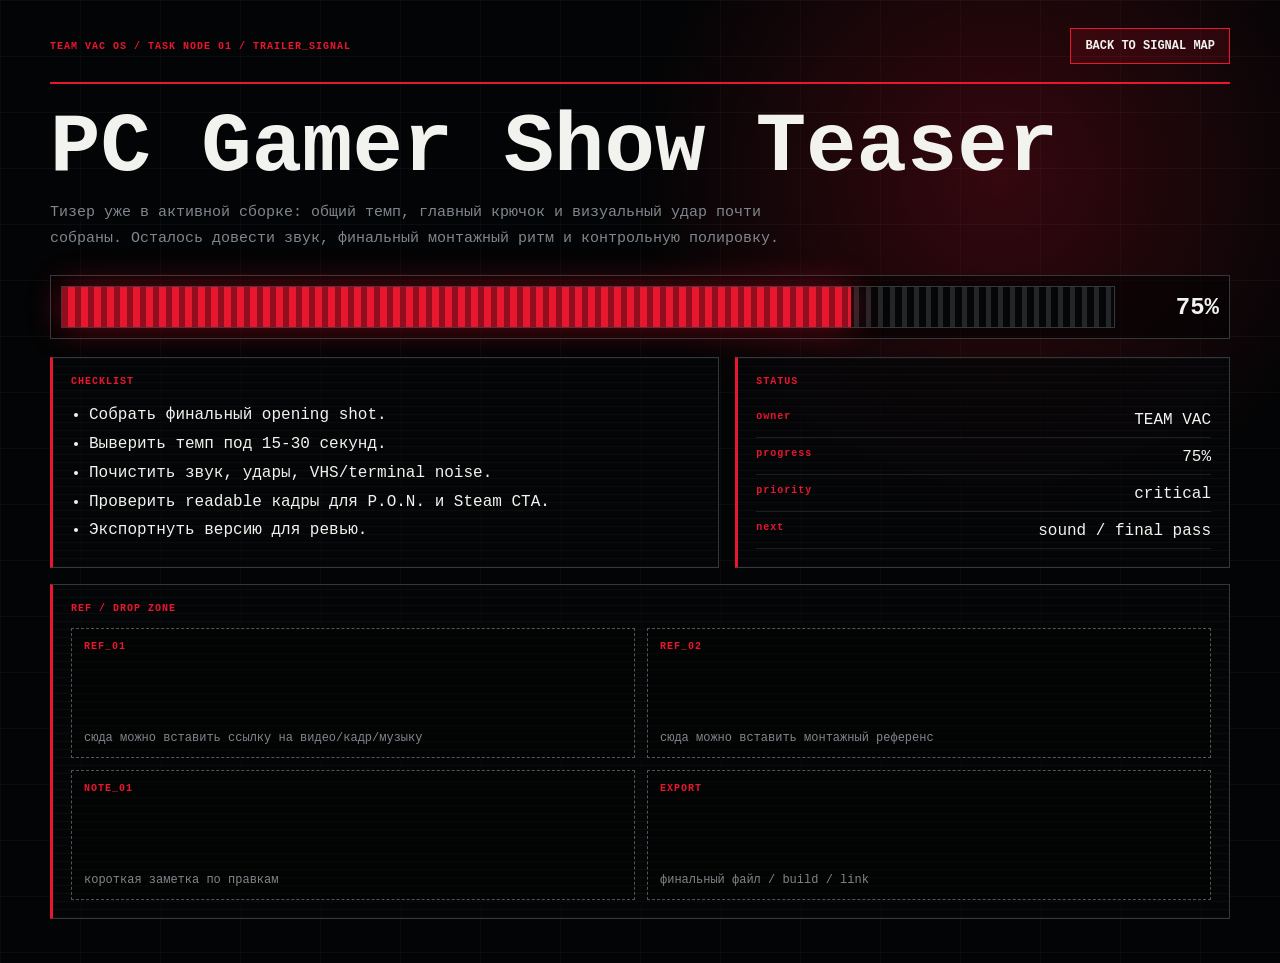
<file: tasks/pc-gamer-show.html>
<!doctype html>
<html lang="ru">
  <head>
    <meta charset="utf-8" />
    <meta name="viewport" content="width=device-width, initial-scale=1" />
    <title>TEAM VAC TASK / PC Gamer Show Teaser</title>
    <link rel="icon" href="../vac_icon.ico" sizes="any" />
    <link rel="stylesheet" href="./task-page.css" />
  </head>
  <body>
    <main class="note-shell" style="--progress:75">
      <div class="note-top">
        <div class="note-eyebrow">TEAM VAC OS / TASK NODE 01 / TRAILER_SIGNAL</div>
        <a class="note-back" href="../index.html">BACK TO SIGNAL MAP</a>
      </div>

      <h1 class="note-title">PC Gamer Show Teaser</h1>
      <p class="note-lead">Тизер уже в активной сборке: общий темп, главный крючок и визуальный удар почти собраны. Осталось довести звук, финальный монтажный ритм и контрольную полировку.</p>

      <section class="note-progress">
        <div class="note-progress-bar"><i></i></div>
        <strong>75%</strong>
      </section>

      <section class="note-grid">
        <article class="note-panel">
          <h2>CHECKLIST</h2>
          <ul>
            <li>Собрать финальный opening shot.</li>
            <li>Выверить темп под 15-30 секунд.</li>
            <li>Почистить звук, удары, VHS/terminal noise.</li>
            <li>Проверить readable кадры для P.O.N. и Steam CTA.</li>
            <li>Экспортнуть версию для ревью.</li>
          </ul>
        </article>

        <aside class="note-panel note-kv">
          <h2>STATUS</h2>
          <div><b>owner</b><span>TEAM VAC</span></div>
          <div><b>progress</b><span>75%</span></div>
          <div><b>priority</b><span>critical</span></div>
          <div><b>next</b><span>sound / final pass</span></div>
        </aside>
      </section>

      <section class="note-panel" style="margin-top:16px">
        <h2>REF / DROP ZONE</h2>
        <div class="ref-grid">
          <div class="ref-slot"><span>REF_01</span><em>сюда можно вставить ссылку на видео/кадр/музыку</em></div>
          <div class="ref-slot"><span>REF_02</span><em>сюда можно вставить монтажный референс</em></div>
          <div class="ref-slot"><span>NOTE_01</span><em>короткая заметка по правкам</em></div>
          <div class="ref-slot"><span>EXPORT</span><em>финальный файл / build / link</em></div>
        </div>
      </section>
    </main>
  </body>
</html>
</file>
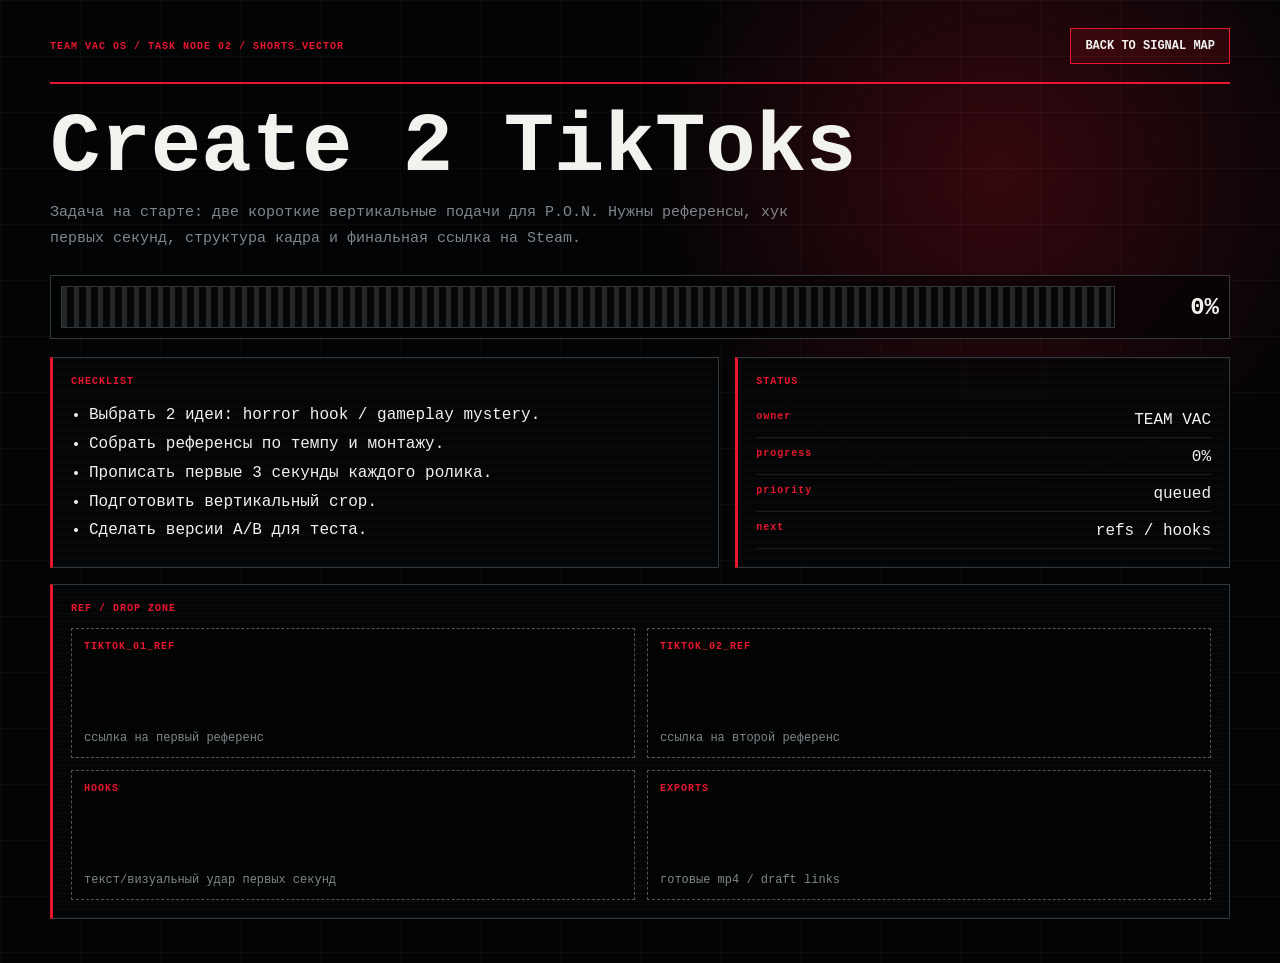
<file: tasks/tiktok-pipeline.html>
<!doctype html>
<html lang="ru">
  <head>
    <meta charset="utf-8" />
    <meta name="viewport" content="width=device-width, initial-scale=1" />
    <title>TEAM VAC TASK / TikTok Pipeline</title>
    <link rel="icon" href="../vac_icon.ico" sizes="any" />
    <link rel="stylesheet" href="./task-page.css" />
  </head>
  <body>
    <main class="note-shell" style="--progress:0">
      <div class="note-top">
        <div class="note-eyebrow">TEAM VAC OS / TASK NODE 02 / SHORTS_VECTOR</div>
        <a class="note-back" href="../index.html">BACK TO SIGNAL MAP</a>
      </div>

      <h1 class="note-title">Create 2 TikToks</h1>
      <p class="note-lead">Задача на старте: две короткие вертикальные подачи для P.O.N. Нужны референсы, хук первых секунд, структура кадра и финальная ссылка на Steam.</p>

      <section class="note-progress">
        <div class="note-progress-bar"><i></i></div>
        <strong>0%</strong>
      </section>

      <section class="note-grid">
        <article class="note-panel">
          <h2>CHECKLIST</h2>
          <ul>
            <li>Выбрать 2 идеи: horror hook / gameplay mystery.</li>
            <li>Собрать референсы по темпу и монтажу.</li>
            <li>Прописать первые 3 секунды каждого ролика.</li>
            <li>Подготовить вертикальный crop.</li>
            <li>Сделать версии A/B для теста.</li>
          </ul>
        </article>

        <aside class="note-panel note-kv">
          <h2>STATUS</h2>
          <div><b>owner</b><span>TEAM VAC</span></div>
          <div><b>progress</b><span>0%</span></div>
          <div><b>priority</b><span>queued</span></div>
          <div><b>next</b><span>refs / hooks</span></div>
        </aside>
      </section>

      <section class="note-panel" style="margin-top:16px">
        <h2>REF / DROP ZONE</h2>
        <div class="ref-grid">
          <div class="ref-slot"><span>TIKTOK_01_REF</span><em>ссылка на первый референс</em></div>
          <div class="ref-slot"><span>TIKTOK_02_REF</span><em>ссылка на второй референс</em></div>
          <div class="ref-slot"><span>HOOKS</span><em>текст/визуальный удар первых секунд</em></div>
          <div class="ref-slot"><span>EXPORTS</span><em>готовые mp4 / draft links</em></div>
        </div>
      </section>
    </main>
  </body>
</html>
</file>
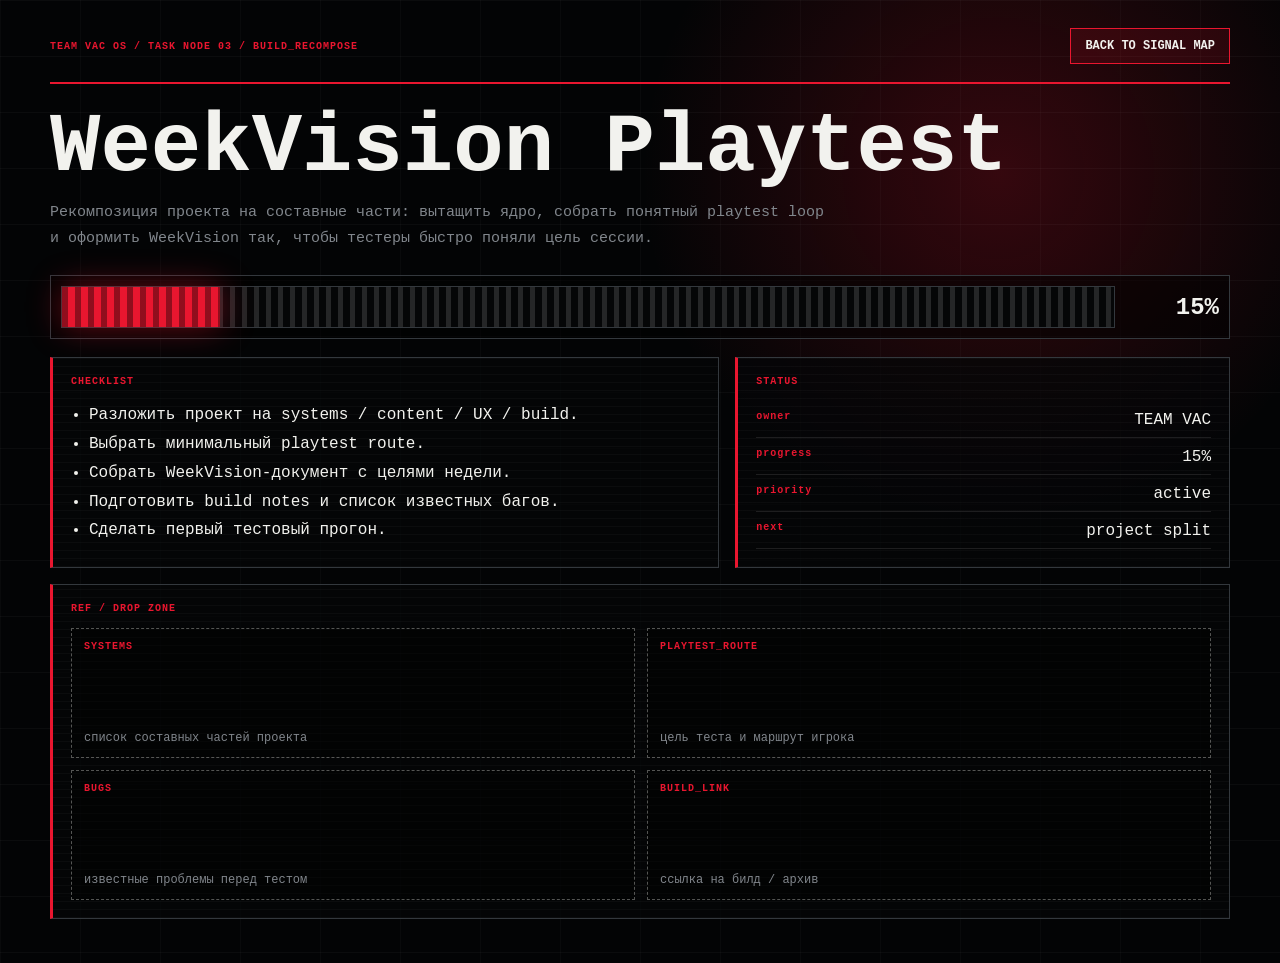
<file: tasks/weekvision-playtest.html>
<!doctype html>
<html lang="ru">
  <head>
    <meta charset="utf-8" />
    <meta name="viewport" content="width=device-width, initial-scale=1" />
    <title>TEAM VAC TASK / WeekVision Playtest</title>
    <link rel="icon" href="../vac_icon.ico" sizes="any" />
    <link rel="stylesheet" href="./task-page.css" />
  </head>
  <body>
    <main class="note-shell" style="--progress:15">
      <div class="note-top">
        <div class="note-eyebrow">TEAM VAC OS / TASK NODE 03 / BUILD_RECOMPOSE</div>
        <a class="note-back" href="../index.html">BACK TO SIGNAL MAP</a>
      </div>

      <h1 class="note-title">WeekVision Playtest</h1>
      <p class="note-lead">Рекомпозиция проекта на составные части: вытащить ядро, собрать понятный playtest loop и оформить WeekVision так, чтобы тестеры быстро поняли цель сессии.</p>

      <section class="note-progress">
        <div class="note-progress-bar"><i></i></div>
        <strong>15%</strong>
      </section>

      <section class="note-grid">
        <article class="note-panel">
          <h2>CHECKLIST</h2>
          <ul>
            <li>Разложить проект на systems / content / UX / build.</li>
            <li>Выбрать минимальный playtest route.</li>
            <li>Собрать WeekVision-документ с целями недели.</li>
            <li>Подготовить build notes и список известных багов.</li>
            <li>Сделать первый тестовый прогон.</li>
          </ul>
        </article>

        <aside class="note-panel note-kv">
          <h2>STATUS</h2>
          <div><b>owner</b><span>TEAM VAC</span></div>
          <div><b>progress</b><span>15%</span></div>
          <div><b>priority</b><span>active</span></div>
          <div><b>next</b><span>project split</span></div>
        </aside>
      </section>

      <section class="note-panel" style="margin-top:16px">
        <h2>REF / DROP ZONE</h2>
        <div class="ref-grid">
          <div class="ref-slot"><span>SYSTEMS</span><em>список составных частей проекта</em></div>
          <div class="ref-slot"><span>PLAYTEST_ROUTE</span><em>цель теста и маршрут игрока</em></div>
          <div class="ref-slot"><span>BUGS</span><em>известные проблемы перед тестом</em></div>
          <div class="ref-slot"><span>BUILD_LINK</span><em>ссылка на билд / архив</em></div>
        </div>
      </section>
    </main>
  </body>
</html>
</file>
<file: tasks/task-page.css>
:root {
  color-scheme: dark;
  --black: #030405;
  --panel: #090b0d;
  --white: #f2f2ee;
  --muted: #81868c;
  --red: #e9162f;
  --line: #33383d;
}

* {
  box-sizing: border-box;
}

html,
body {
  min-height: 100%;
  margin: 0;
  background: var(--black);
  color: var(--white);
  font-family: Consolas, "Courier New", monospace;
}

body {
  background:
    linear-gradient(rgba(255,255,255,.032) 1px, transparent 1px),
    linear-gradient(90deg, rgba(255,255,255,.024) 1px, transparent 1px),
    radial-gradient(circle at 78% 18%, rgba(233,22,47,.22), transparent 28%),
    #030405;
  background-size: 80px 56px, 80px 56px, auto, auto;
}

a {
  color: var(--white);
}

.note-shell {
  width: min(1180px, calc(100vw - 32px));
  margin: 0 auto;
  padding: 28px 0 44px;
}

.note-top {
  display: flex;
  justify-content: space-between;
  align-items: center;
  gap: 18px;
  border-bottom: 2px solid var(--red);
  padding-bottom: 18px;
}

.note-back {
  border: 1px solid var(--red);
  padding: 10px 14px;
  text-decoration: none;
  font-size: 12px;
  font-weight: 700;
  background: rgba(233,22,47,.12);
}

.note-back:hover,
.note-back:focus-visible {
  background: var(--red);
  color: var(--black);
  outline: 0;
}

.note-eyebrow,
.note-kv b,
.note-panel h2,
.ref-slot span {
  color: var(--red);
  font-size: 10px;
  font-weight: 700;
  letter-spacing: .1em;
}

.note-title {
  margin: 28px 0 16px;
  font-size: clamp(38px, 7vw, 84px);
  line-height: .86;
}

.note-lead {
  max-width: 780px;
  margin: 0 0 24px;
  color: var(--muted);
  font-size: 15px;
  line-height: 1.7;
}

.note-progress {
  display: grid;
  grid-template-columns: minmax(0, 1fr) 92px;
  gap: 12px;
  align-items: center;
  border: 1px solid var(--line);
  padding: 10px;
  background: rgba(0,0,0,.55);
}

.note-progress-bar {
  height: 42px;
  border: 1px solid var(--line);
  background:
    repeating-linear-gradient(90deg, rgba(255,255,255,.13) 0 5px, transparent 5px 12px),
    #050607;
}

.note-progress-bar i {
  display: block;
  width: calc(var(--progress) * 1%);
  height: 100%;
  background:
    repeating-linear-gradient(90deg, rgba(0,0,0,.38) 0 6px, transparent 6px 13px),
    var(--red);
  box-shadow: 0 0 34px rgba(233,22,47,.45);
}

.note-progress strong {
  color: var(--white);
  font-size: 24px;
  text-align: right;
}

.note-grid {
  display: grid;
  grid-template-columns: 1.15fr .85fr;
  gap: 16px;
  margin-top: 18px;
}

.note-panel {
  border: 1px solid var(--line);
  border-left: 3px solid var(--red);
  padding: 18px;
  background:
    repeating-linear-gradient(0deg, rgba(255,255,255,.026) 0 1px, transparent 1px 8px),
    rgba(5,6,7,.74);
}

.note-panel h2 {
  margin: 0 0 14px;
}

.note-panel ul {
  margin: 0;
  padding-left: 18px;
  color: var(--white);
  line-height: 1.8;
}

.note-panel p {
  margin: 0;
  color: var(--muted);
  line-height: 1.7;
}

.note-kv {
  display: grid;
  gap: 10px;
}

.note-kv div {
  display: flex;
  justify-content: space-between;
  gap: 12px;
  border-bottom: 1px solid rgba(255,255,255,.1);
  padding-bottom: 8px;
}

.ref-grid {
  display: grid;
  grid-template-columns: repeat(2, minmax(0, 1fr));
  gap: 12px;
}

.ref-slot {
  min-height: 130px;
  display: flex;
  flex-direction: column;
  justify-content: space-between;
  border: 1px dashed rgba(242,242,238,.34);
  padding: 12px;
  background: rgba(0,0,0,.44);
}

.ref-slot em {
  color: var(--muted);
  font-style: normal;
  font-size: 12px;
}

@media (max-width: 780px) {
  .note-top {
    align-items: stretch;
    flex-direction: column;
  }

  .note-grid,
  .ref-grid {
    grid-template-columns: 1fr;
  }

  .note-title {
    font-size: 40px;
  }
}
</file>
